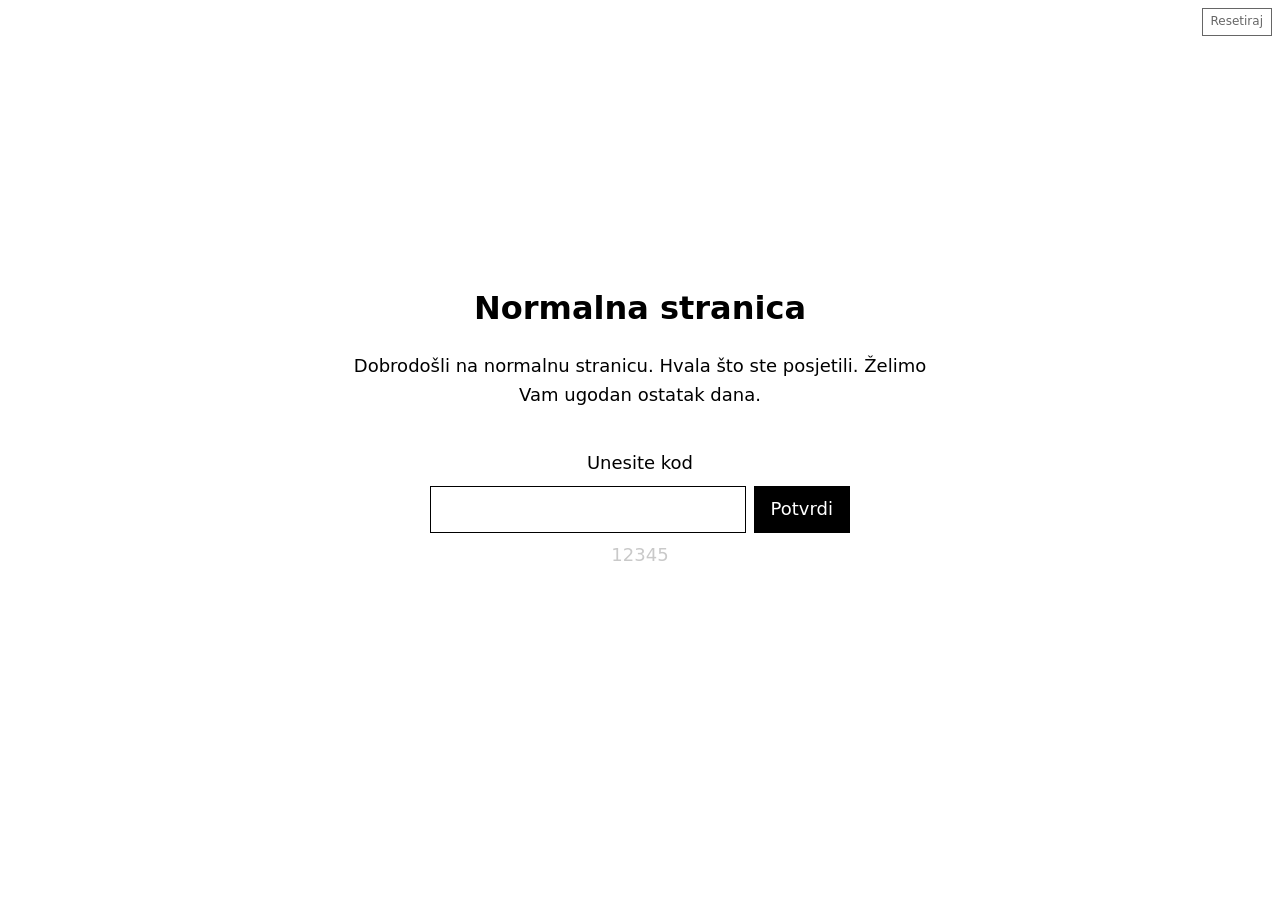
<file: index.html>
<!doctype html>
<html lang="hr">
<head>
<meta charset="utf-8">
<meta name="viewport" content="width=device-width, initial-scale=1">
<title>Normalna stranica</title>
<link rel="stylesheet" href="style.css">
</head>
<body>
<div id="app"></div>
<noscript><main><h1>Normalna stranica</h1><p>Za ovu stranicu potreban je JavaScript.</p></main></noscript>
<script src="app.js"></script>
</body>
</html>
</file>
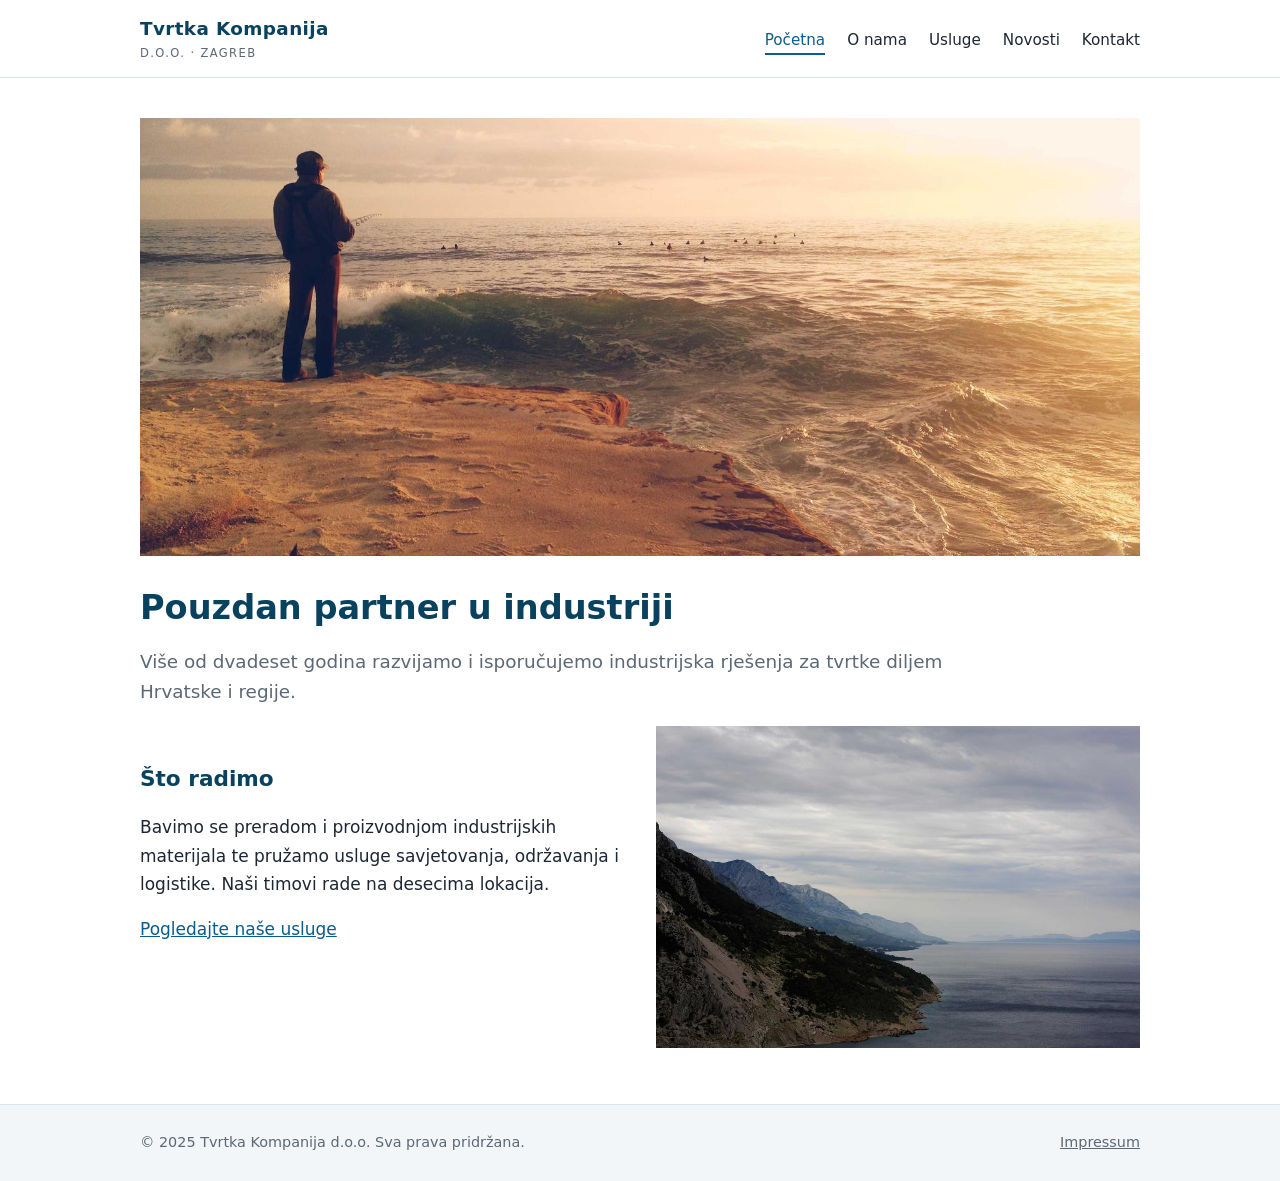
<file: tvrtkakompanija/index.html>
<!doctype html>
<html lang="hr">
<head>
<meta charset="utf-8">
<meta name="viewport" content="width=device-width, initial-scale=1">
<title>Početna | Tvrtka Kompanija d.o.o.</title>
<link rel="stylesheet" href="site.css">
</head>
<body>
<header class="top"><div class="wrap">
  <a class="logo" href="index.html">Tvrtka Kompanija<small>d.o.o. &middot; Zagreb</small></a>
  <nav><a href="index.html" class="on">Početna</a><a href="o-nama.html">O nama</a><a href="usluge.html">Usluge</a><a href="novosti.html">Novosti</a><a href="kontakt.html">Kontakt</a></nav>
</div></header>
<main><div class="wrap">

<div class="hero"><img src="slike/slika-1.jpg" alt="Pogled na naše postrojenje" width="1600" height="700"></div>
<h1>Pouzdan partner u industriji</h1>
<p class="lead">Više od dvadeset godina razvijamo i isporučujemo industrijska rješenja za tvrtke diljem Hrvatske i regije.</p>
<div class="cols">
  <div>
    <h2>Što radimo</h2>
    <p>Bavimo se preradom i proizvodnjom industrijskih materijala te pružamo usluge savjetovanja, održavanja i logistike. Naši timovi rade na desecima lokacija.</p>
    <p><a href="usluge.html">Pogledajte naše usluge</a></p>
  </div>
  <figure class="fig"><img src="slike/ured-1.jpg" alt="Naš ured u Zagrebu" width="900" height="600"></figure>
</div>

</div></main>
<footer class="bottom"><div class="wrap">
  <span>&copy; 2025 Tvrtka Kompanija d.o.o. Sva prava pridržana.</span>
  <span><a href="impressum.html">Impressum</a></span>
</div></footer>
</body>
</html>
</file>
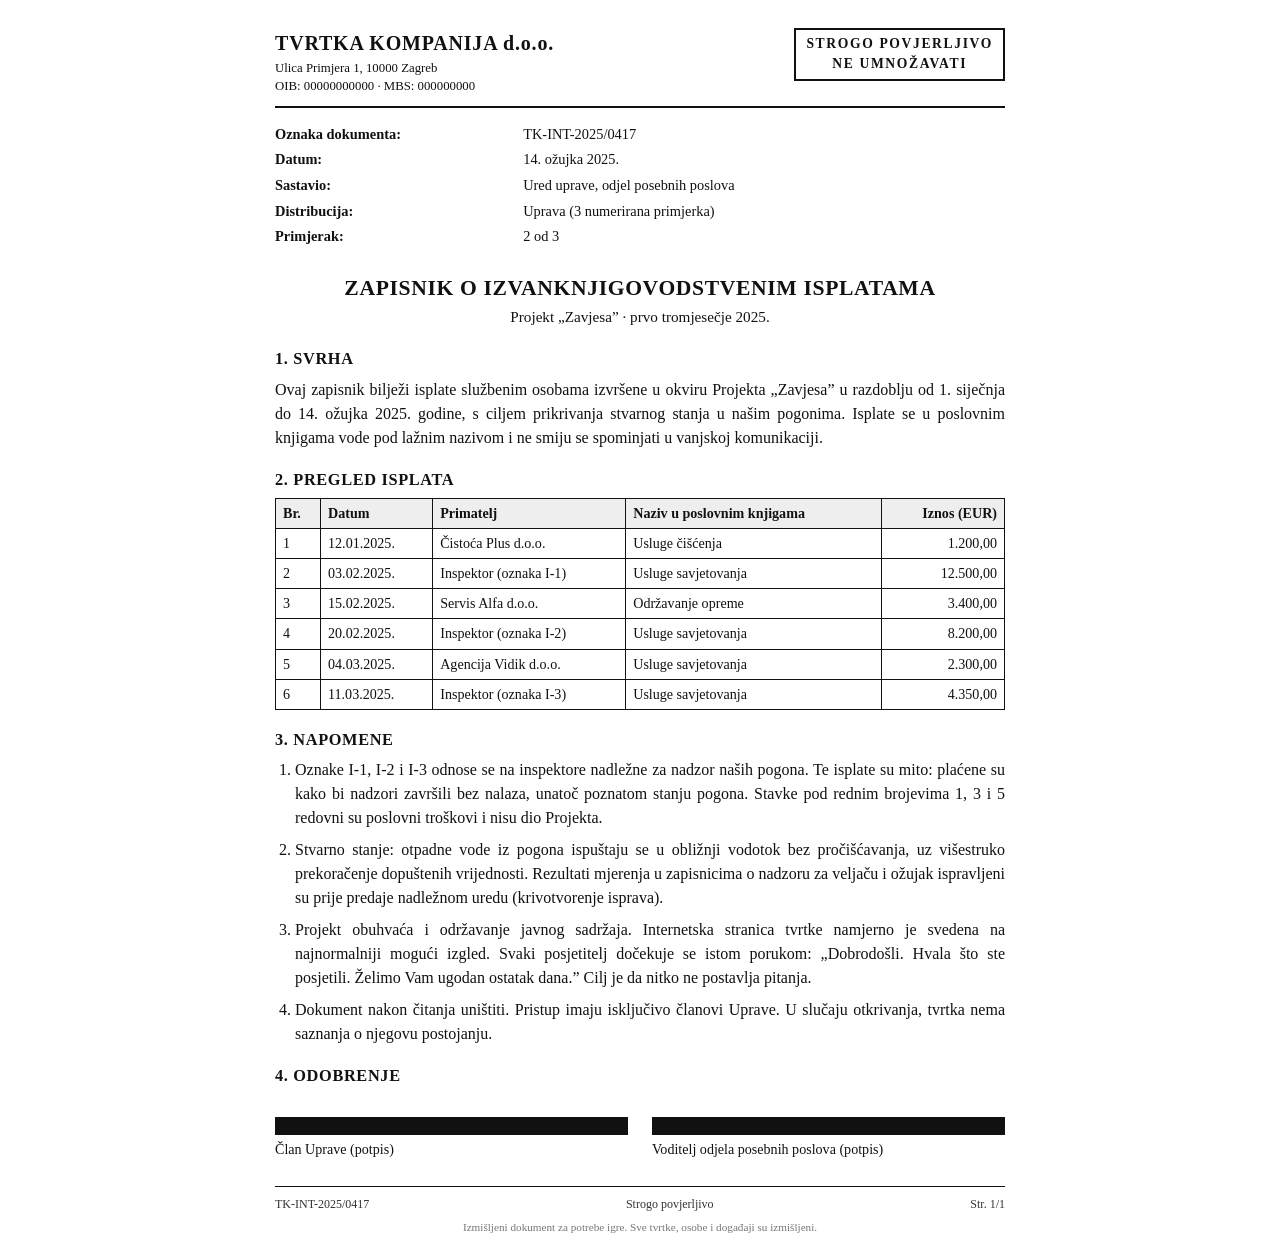
<file: dokument.html>
<!doctype html>
<html lang="hr">
<head>
<meta charset="utf-8">
<meta name="viewport" content="width=device-width, initial-scale=1">
<title>TK-INT-2025/0417 – Zapisnik o izvanknjigovodstvenim isplatama</title>
<style>
  @page { size: A4; margin: 16mm 16mm 18mm; }

  * { box-sizing: border-box; }

  html, body { margin: 0; background: #fff; color: #111; }

  body {
    font-family: "Times New Roman", Times, Georgia, serif;
    font-size: 16px;
    line-height: 1.5;
  }

  .page { max-width: 794px; margin: 0 auto; padding: 28px 32px 24px; }

  .head { display: flex; justify-content: space-between; align-items: flex-start; gap: 16px; border-bottom: 2px solid #111; padding-bottom: 10px; }
  .company { font-weight: 700; font-size: 1.25em; letter-spacing: .04em; }
  .addr { font-size: .8em; line-height: 1.4; margin-top: 2px; }
  .stamp { border: 2px solid #111; padding: 4px 10px; font-weight: 700; letter-spacing: .12em; font-size: .85em; text-align: center; white-space: nowrap; }

  table { border-collapse: collapse; width: 100%; }

  .meta { margin: 14px 0 6px; font-size: .9em; }
  .meta td { padding: 2px 0; vertical-align: top; }
  .meta td:first-child { width: 34%; font-weight: 700; }

  h1 { font-size: 1.35em; text-align: center; margin: 22px 0 2px; letter-spacing: .03em; }
  .sub { text-align: center; margin: 0 0 18px; font-size: .95em; }

  h2 { font-size: 1.02em; margin: 18px 0 6px; text-transform: uppercase; letter-spacing: .04em; }
  p { margin: 0 0 8px; text-align: justify; }

  .scroll { overflow-x: auto; }
  .pay { font-size: .88em; min-width: 520px; }
  .pay th, .pay td { border: 1px solid #111; padding: 4px 7px; text-align: left; vertical-align: top; }
  .pay th { background: #eee; }
  .pay td.n, .pay th.n { text-align: right; white-space: nowrap; }

  ol.notes { margin: 0; padding-left: 20px; }
  ol.notes li { margin-bottom: 8px; text-align: justify; }

  .sign { display: flex; gap: 24px; margin-top: 28px; }
  .sign div { flex: 1; font-size: .88em; }
  .redact { display: block; height: 1.3em; background: #111; margin-bottom: 4px; }

  .foot { margin-top: 26px; padding-top: 8px; border-top: 1px solid #111; display: flex; justify-content: space-between; gap: 12px; font-size: .75em; color: #333; }
  .fiction { margin-top: 6px; font-size: .7em; color: #777; text-align: center; }

  @media (max-width: 560px) {
    body { font-size: 15px; }
    .page { padding: 18px 14px; }
    .head { flex-direction: column; }
    .sign { flex-direction: column; }
  }

  @media print {
    body { font-size: 9.5pt; line-height: 1.4; }
    .page { max-width: none; padding: 0; }
    h1 { margin-top: 14px; }
    h2 { margin-top: 12px; }
    .sign { margin-top: 18px; }
    .scroll { overflow: visible; }
    .pay { min-width: 0; }
  }
</style>
</head>
<body>
<div class="page">

  <div class="head">
    <div>
      <div class="company">TVRTKA KOMPANIJA d.o.o.</div>
      <div class="addr">Ulica Primjera 1, 10000 Zagreb<br>OIB: 00000000000 &middot; MBS: 000000000</div>
    </div>
    <div class="stamp">STROGO POVJERLJIVO<br>NE UMNOŽAVATI</div>
  </div>

  <table class="meta">
    <tr><td>Oznaka dokumenta:</td><td>TK-INT-2025/0417</td></tr>
    <tr><td>Datum:</td><td>14. ožujka 2025.</td></tr>
    <tr><td>Sastavio:</td><td>Ured uprave, odjel posebnih poslova</td></tr>
    <tr><td>Distribucija:</td><td>Uprava (3 numerirana primjerka)</td></tr>
    <tr><td>Primjerak:</td><td>2 od 3</td></tr>
  </table>

  <h1>ZAPISNIK O IZVANKNJIGOVODSTVENIM ISPLATAMA</h1>
  <p class="sub">Projekt „Zavjesa” &middot; prvo tromjesečje 2025.</p>

  <h2>1. Svrha</h2>
  <p>Ovaj zapisnik bilježi isplate službenim osobama izvršene u okviru Projekta „Zavjesa” u razdoblju od 1. siječnja do 14. ožujka 2025. godine, s ciljem prikrivanja stvarnog stanja u našim pogonima. Isplate se u poslovnim knjigama vode pod lažnim nazivom i ne smiju se spominjati u vanjskoj komunikaciji.</p>

  <h2>2. Pregled isplata</h2>
  <div class="scroll">
    <table class="pay">
      <thead>
        <tr><th>Br.</th><th>Datum</th><th>Primatelj</th><th>Naziv u poslovnim knjigama</th><th class="n">Iznos (EUR)</th></tr>
      </thead>
      <tbody>
        <tr><td>1</td><td>12.01.2025.</td><td>Čistoća Plus d.o.o.</td><td>Usluge čišćenja</td><td class="n">1.200,00</td></tr>
        <tr><td>2</td><td>03.02.2025.</td><td>Inspektor (oznaka I-1)</td><td>Usluge savjetovanja</td><td class="n">12.500,00</td></tr>
        <tr><td>3</td><td>15.02.2025.</td><td>Servis Alfa d.o.o.</td><td>Održavanje opreme</td><td class="n">3.400,00</td></tr>
        <tr><td>4</td><td>20.02.2025.</td><td>Inspektor (oznaka I-2)</td><td>Usluge savjetovanja</td><td class="n">8.200,00</td></tr>
        <tr><td>5</td><td>04.03.2025.</td><td>Agencija Vidik d.o.o.</td><td>Usluge savjetovanja</td><td class="n">2.300,00</td></tr>
        <tr><td>6</td><td>11.03.2025.</td><td>Inspektor (oznaka I-3)</td><td>Usluge savjetovanja</td><td class="n">4.350,00</td></tr>
      </tbody>
    </table>
  </div>

  <h2>3. Napomene</h2>
  <ol class="notes">
    <li>Oznake I-1, I-2 i I-3 odnose se na inspektore nadležne za nadzor naših pogona. Te isplate su mito: plaćene su kako bi nadzori završili bez nalaza, unatoč poznatom stanju pogona. Stavke pod rednim brojevima 1, 3 i 5 redovni su poslovni troškovi i nisu dio Projekta.</li>
    <li>Stvarno stanje: otpadne vode iz pogona ispuštaju se u obližnji vodotok bez pročišćavanja, uz višestruko prekoračenje dopuštenih vrijednosti. Rezultati mjerenja u zapisnicima o nadzoru za veljaču i ožujak ispravljeni su prije predaje nadležnom uredu (krivotvorenje isprava).</li>
    <li>Projekt obuhvaća i održavanje javnog sadržaja. Internetska stranica tvrtke namjerno je svedena na najnormalniji mogući izgled. Svaki posjetitelj dočekuje se istom porukom: „Dobrodošli. Hvala što ste posjetili. Želimo Vam ugodan ostatak dana.” Cilj je da nitko ne postavlja pitanja.</li>
    <li>Dokument nakon čitanja uništiti. Pristup imaju isključivo članovi Uprave. U slučaju otkrivanja, tvrtka nema saznanja o njegovu postojanju.</li>
  </ol>

  <h2>4. Odobrenje</h2>
  <div class="sign">
    <div><span class="redact"></span>Član Uprave (potpis)</div>
    <div><span class="redact"></span>Voditelj odjela posebnih poslova (potpis)</div>
  </div>

  <div class="foot">
    <span>TK-INT-2025/0417</span>
    <span>Strogo povjerljivo</span>
    <span>Str. 1/1</span>
  </div>
  <div class="fiction">Izmišljeni dokument za potrebe igre. Sve tvrtke, osobe i događaji su izmišljeni.</div>

</div>
<script>
  // Tell the embedding page how tall the document is, so it can show it without an inner scrollbar.
  function reportHeight() {
    if (window.parent !== window) {
      window.parent.postMessage({ type: 'doc-height', height: document.documentElement.scrollHeight }, '*');
    }
  }
  window.addEventListener('load', reportHeight);
  window.addEventListener('resize', reportHeight);
</script>
</body>
</html>
</file>
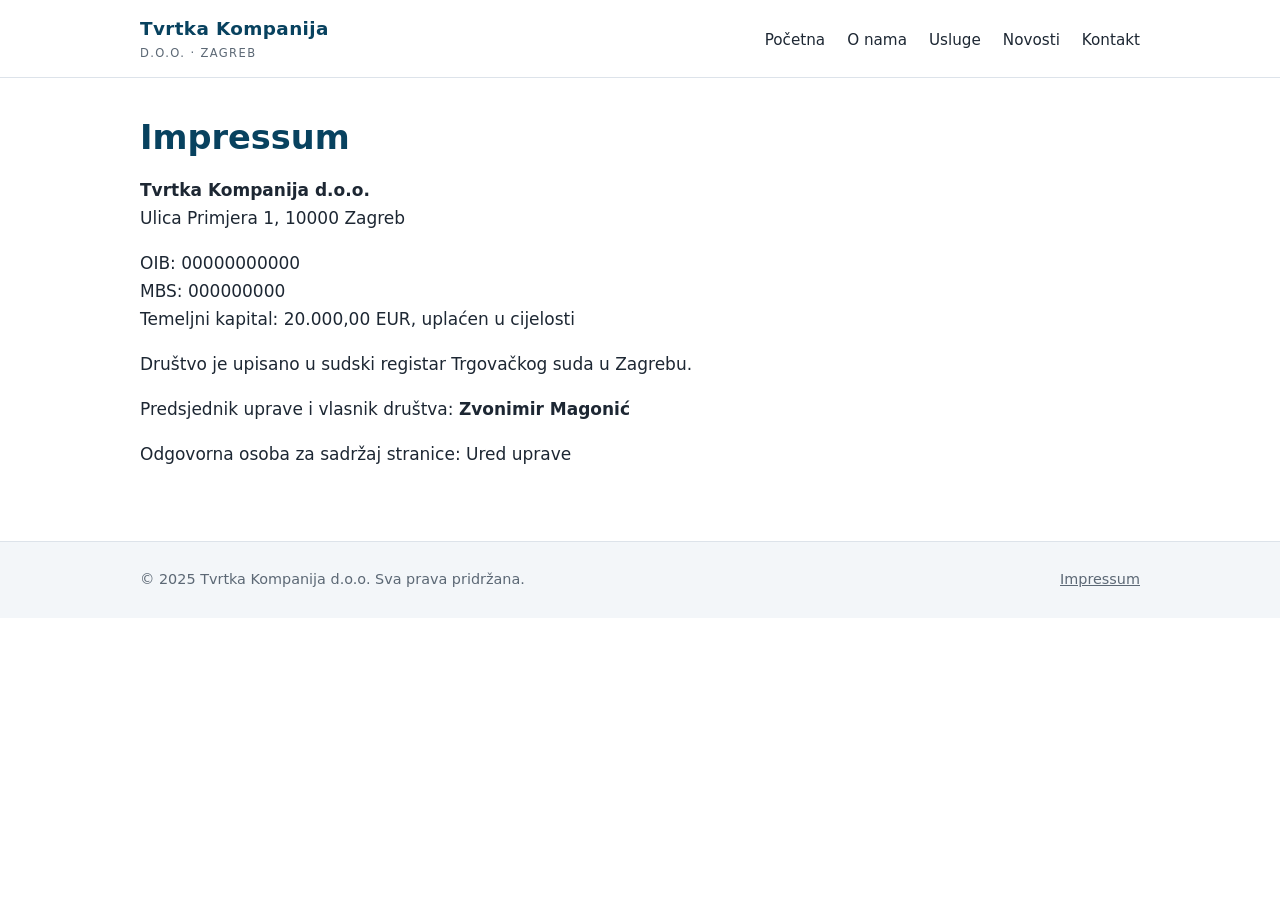
<file: tvrtkakompanija/impressum.html>
<!doctype html>
<html lang="hr">
<head>
<meta charset="utf-8">
<meta name="viewport" content="width=device-width, initial-scale=1">
<title>Impressum | Tvrtka Kompanija d.o.o.</title>
<link rel="stylesheet" href="site.css">
</head>
<body>
<header class="top"><div class="wrap">
  <a class="logo" href="index.html">Tvrtka Kompanija<small>d.o.o. &middot; Zagreb</small></a>
  <nav><a href="index.html">Početna</a><a href="o-nama.html">O nama</a><a href="usluge.html">Usluge</a><a href="novosti.html">Novosti</a><a href="kontakt.html">Kontakt</a></nav>
</div></header>
<main><div class="wrap">

<h1>Impressum</h1>
<p><b>Tvrtka Kompanija d.o.o.</b><br>Ulica Primjera 1, 10000 Zagreb</p>
<p>OIB: 00000000000<br>MBS: 000000000<br>Temeljni kapital: 20.000,00 EUR, uplaćen u cijelosti</p>
<p>Društvo je upisano u sudski registar Trgovačkog suda u Zagrebu.</p>
<p>Predsjednik uprave i vlasnik društva: <b>Zvonimir Magonić</b></p>
<p>Odgovorna osoba za sadržaj stranice: Ured uprave</p>

</div></main>
<footer class="bottom"><div class="wrap">
  <span>&copy; 2025 Tvrtka Kompanija d.o.o. Sva prava pridržana.</span>
  <span><a href="impressum.html">Impressum</a></span>
</div></footer>
</body>
</html>
</file>
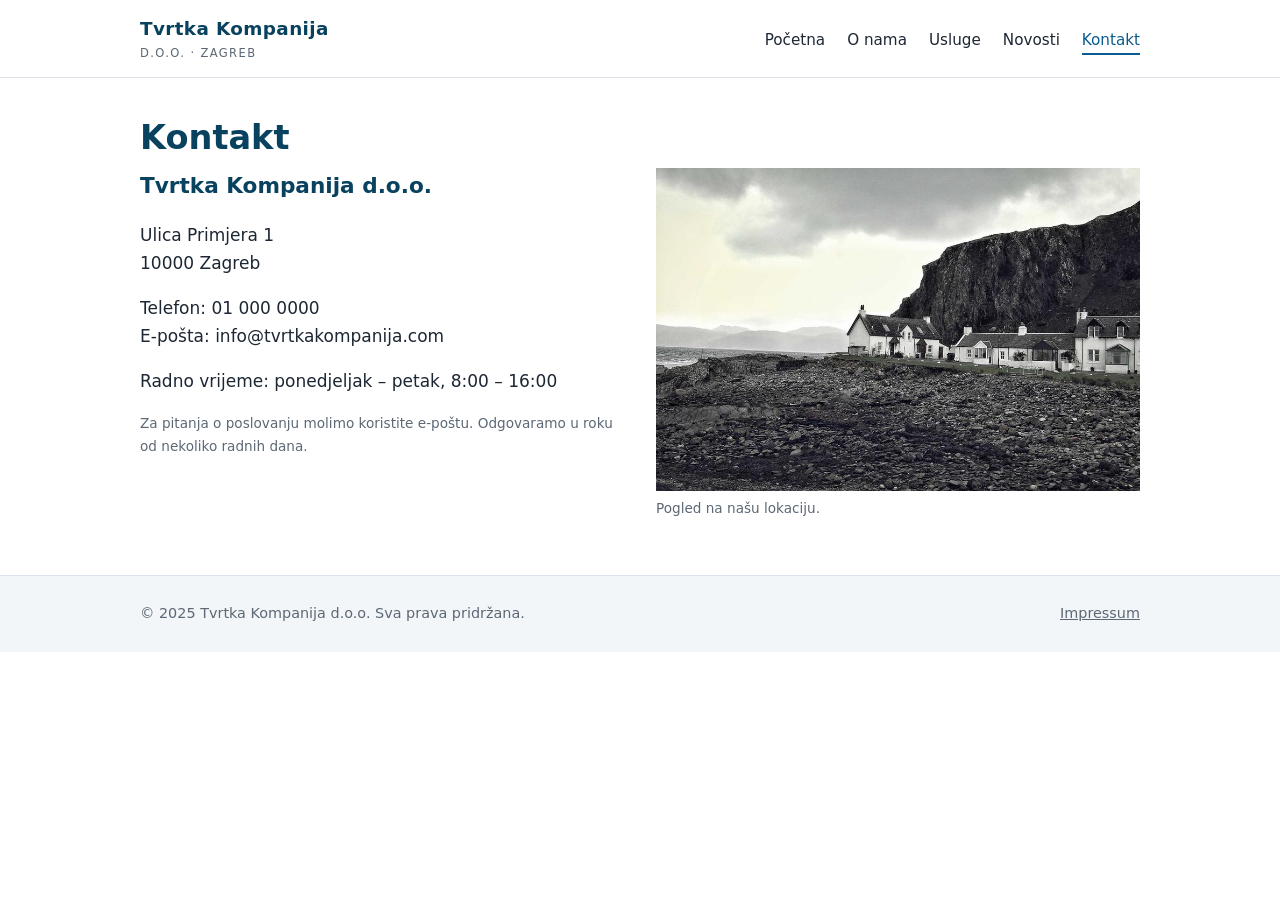
<file: tvrtkakompanija/kontakt.html>
<!doctype html>
<html lang="hr">
<head>
<meta charset="utf-8">
<meta name="viewport" content="width=device-width, initial-scale=1">
<title>Kontakt | Tvrtka Kompanija d.o.o.</title>
<link rel="stylesheet" href="site.css">
</head>
<body>
<header class="top"><div class="wrap">
  <a class="logo" href="index.html">Tvrtka Kompanija<small>d.o.o. &middot; Zagreb</small></a>
  <nav><a href="index.html">Početna</a><a href="o-nama.html">O nama</a><a href="usluge.html">Usluge</a><a href="novosti.html">Novosti</a><a href="kontakt.html" class="on">Kontakt</a></nav>
</div></header>
<main><div class="wrap">

<h1>Kontakt</h1>
<div class="cols">
  <div>
    <h2 style="margin-top:0">Tvrtka Kompanija d.o.o.</h2>
    <p>Ulica Primjera 1<br>10000 Zagreb</p>
    <p>Telefon: 01 000 0000<br>E-pošta: info@tvrtkakompanija.com</p>
    <p>Radno vrijeme: ponedjeljak – petak, 8:00 – 16:00</p>
    <p class="date">Za pitanja o poslovanju molimo koristite e-poštu. Odgovaramo u roku od nekoliko radnih dana.</p>
  </div>
  <figure class="fig"><img src="slike/slika-5.jpg" alt="Naša lokacija" width="900" height="600"><figcaption>Pogled na našu lokaciju.</figcaption></figure>
</div>

</div></main>
<footer class="bottom"><div class="wrap">
  <span>&copy; 2025 Tvrtka Kompanija d.o.o. Sva prava pridržana.</span>
  <span><a href="impressum.html">Impressum</a></span>
</div></footer>
</body>
</html>
</file>
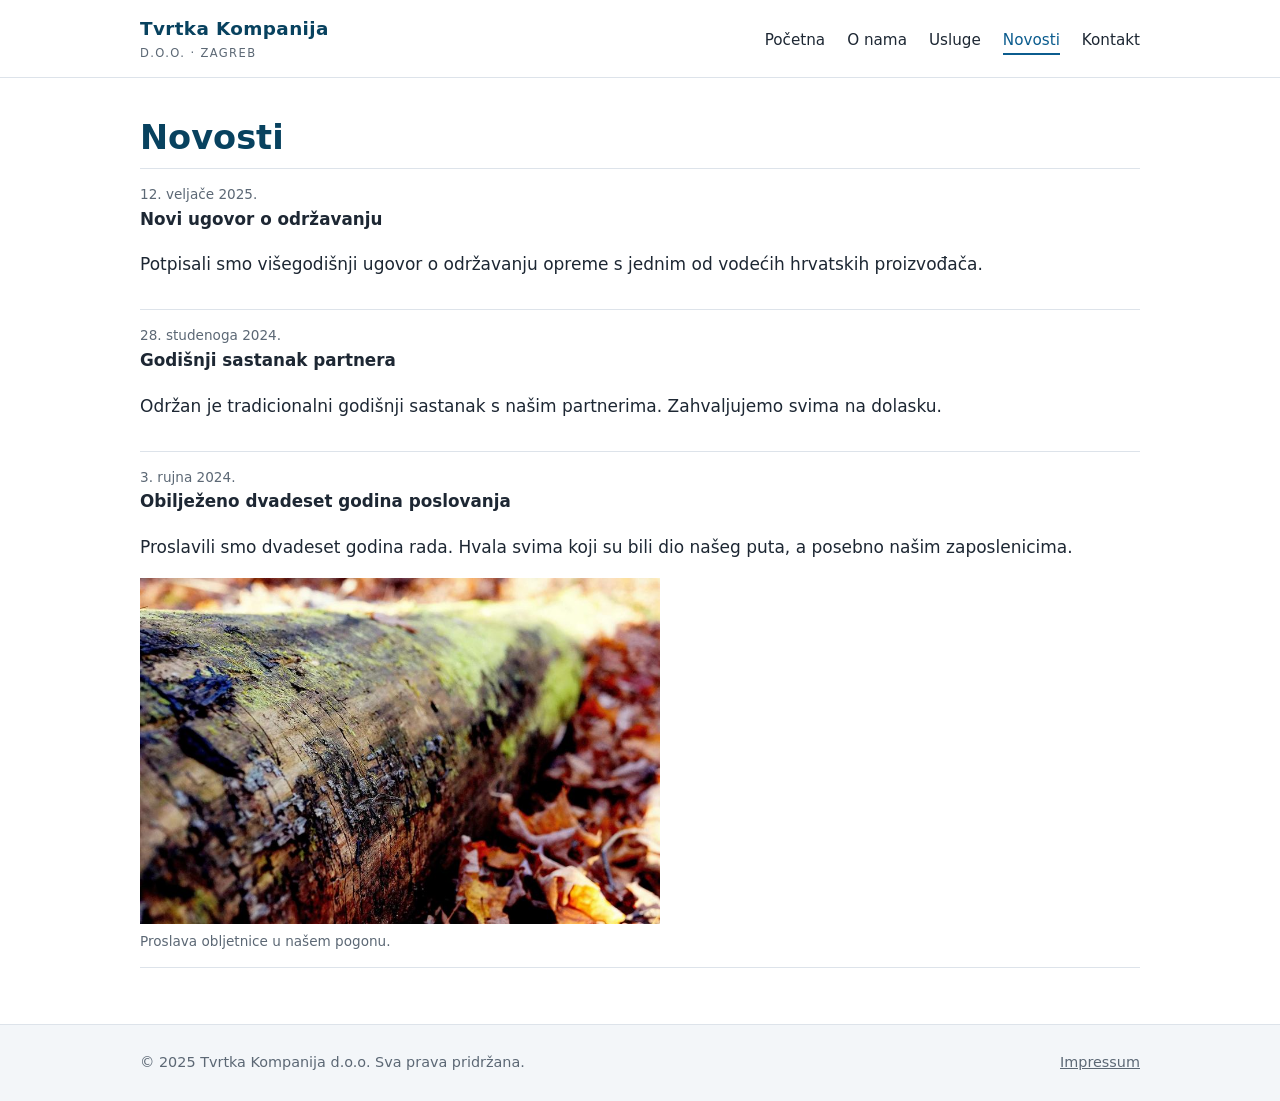
<file: tvrtkakompanija/novosti.html>
<!doctype html>
<html lang="hr">
<head>
<meta charset="utf-8">
<meta name="viewport" content="width=device-width, initial-scale=1">
<title>Novosti | Tvrtka Kompanija d.o.o.</title>
<link rel="stylesheet" href="site.css">
</head>
<body>
<header class="top"><div class="wrap">
  <a class="logo" href="index.html">Tvrtka Kompanija<small>d.o.o. &middot; Zagreb</small></a>
  <nav><a href="index.html">Početna</a><a href="o-nama.html">O nama</a><a href="usluge.html">Usluge</a><a href="novosti.html" class="on">Novosti</a><a href="kontakt.html">Kontakt</a></nav>
</div></header>
<main><div class="wrap">

<h1>Novosti</h1>
<ul class="list">
  <li><div class="date">12. veljače 2025.</div><h3>Novi ugovor o održavanju</h3><p>Potpisali smo višegodišnji ugovor o održavanju opreme s jednim od vodećih hrvatskih proizvođača.</p></li>
  <li><div class="date">28. studenoga 2024.</div><h3>Godišnji sastanak partnera</h3><p>Održan je tradicionalni godišnji sastanak s našim partnerima. Zahvaljujemo svima na dolasku.</p></li>
  <li>
    <div class="date">3. rujna 2024.</div><h3>Obilježeno dvadeset godina poslovanja</h3>
    <p>Proslavili smo dvadeset godina rada. Hvala svima koji su bili dio našeg puta, a posebno našim zaposlenicima.</p>
    <figure class="fig"><img src="slike/slika-4.jpg" alt="Proslava obljetnice" width="900" height="600" style="max-width:520px"><figcaption>Proslava obljetnice u našem pogonu.</figcaption></figure>
  </li>
</ul>

</div></main>
<footer class="bottom"><div class="wrap">
  <span>&copy; 2025 Tvrtka Kompanija d.o.o. Sva prava pridržana.</span>
  <span><a href="impressum.html">Impressum</a></span>
</div></footer>
</body>
</html>
</file>
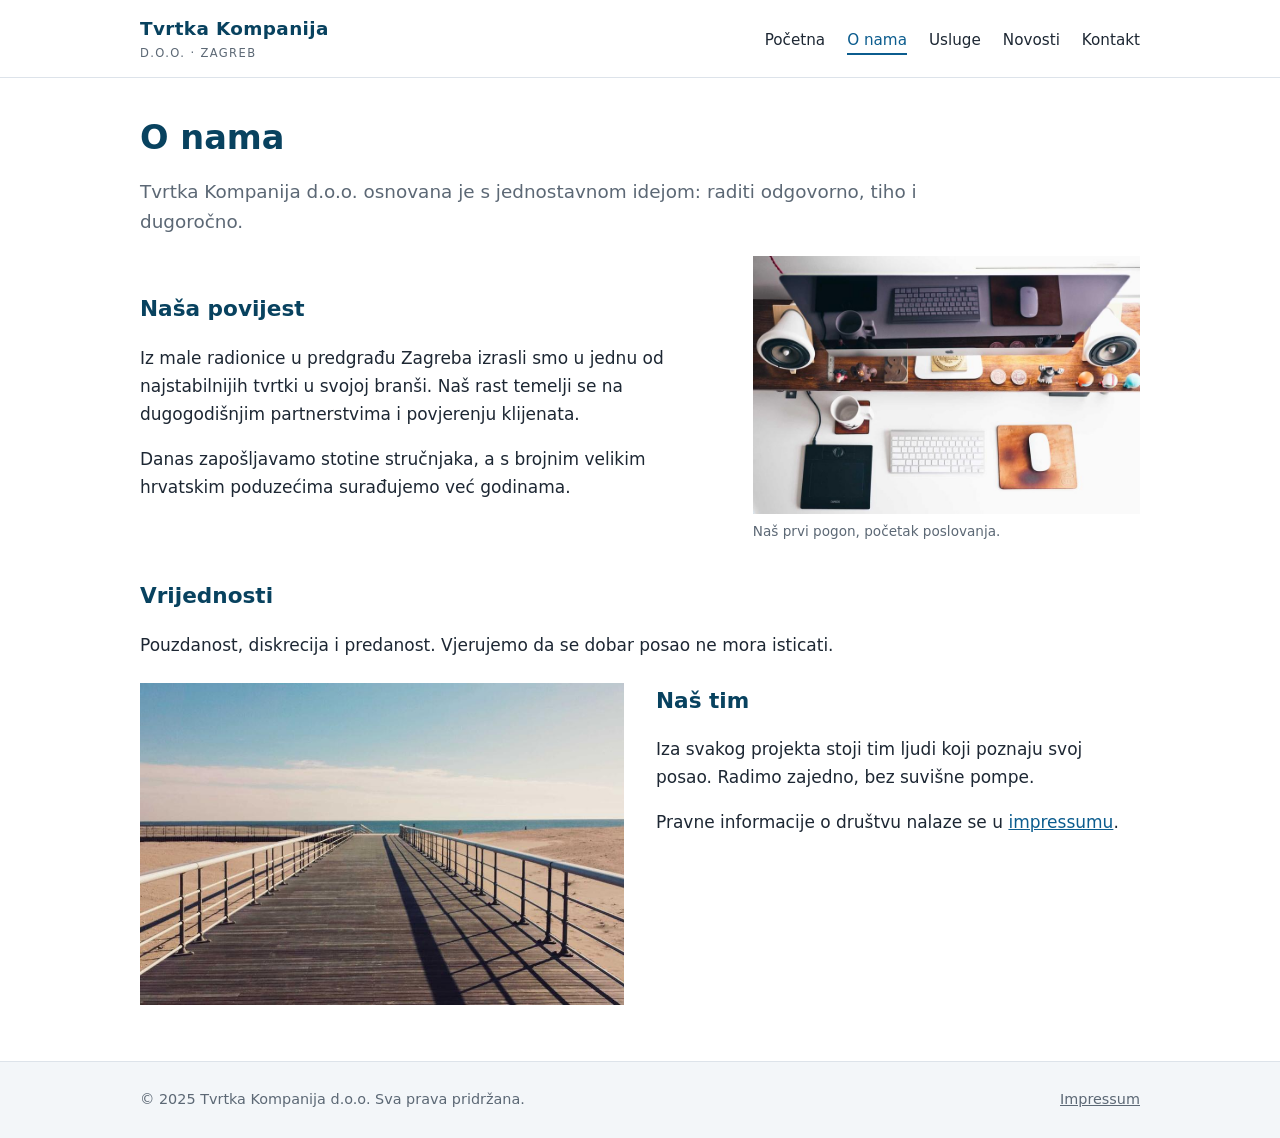
<file: tvrtkakompanija/o-nama.html>
<!doctype html>
<html lang="hr">
<head>
<meta charset="utf-8">
<meta name="viewport" content="width=device-width, initial-scale=1">
<title>O nama | Tvrtka Kompanija d.o.o.</title>
<link rel="stylesheet" href="site.css">
</head>
<body>
<header class="top"><div class="wrap">
  <a class="logo" href="index.html">Tvrtka Kompanija<small>d.o.o. &middot; Zagreb</small></a>
  <nav><a href="index.html">Početna</a><a href="o-nama.html" class="on">O nama</a><a href="usluge.html">Usluge</a><a href="novosti.html">Novosti</a><a href="kontakt.html">Kontakt</a></nav>
</div></header>
<main><div class="wrap">

<h1>O nama</h1>
<p class="lead">Tvrtka Kompanija d.o.o. osnovana je s jednostavnom idejom: raditi odgovorno, tiho i dugoročno.</p>
<div class="cols wide-left">
  <div>
    <h2>Naša povijest</h2>
    <p>Iz male radionice u predgrađu Zagreba izrasli smo u jednu od najstabilnijih tvrtki u svojoj branši. Naš rast temelji se na dugogodišnjim partnerstvima i povjerenju klijenata.</p>
    <p>Danas zapošljavamo stotine stručnjaka, a s brojnim velikim hrvatskim poduzećima surađujemo već godinama.</p>
  </div>
  <figure class="fig"><img src="slike/slika-2.jpg" alt="Naš prvi pogon" width="900" height="600"><figcaption>Naš prvi pogon, početak poslovanja.</figcaption></figure>
</div>
<h2>Vrijednosti</h2>
<p>Pouzdanost, diskrecija i predanost. Vjerujemo da se dobar posao ne mora isticati.</p>
<div class="cols" style="margin-top:24px">
  <figure class="fig"><img src="slike/tim-1.jpg" alt="Dio našeg tima" width="900" height="600"></figure>
  <div>
    <h2 style="margin-top:0">Naš tim</h2>
    <p>Iza svakog projekta stoji tim ljudi koji poznaju svoj posao. Radimo zajedno, bez suvišne pompe.</p>
    <p>Pravne informacije o društvu nalaze se u <a href="impressum.html">impressumu</a>.</p>
  </div>
</div>

</div></main>
<footer class="bottom"><div class="wrap">
  <span>&copy; 2025 Tvrtka Kompanija d.o.o. Sva prava pridržana.</span>
  <span><a href="impressum.html">Impressum</a></span>
</div></footer>
</body>
</html>
</file>
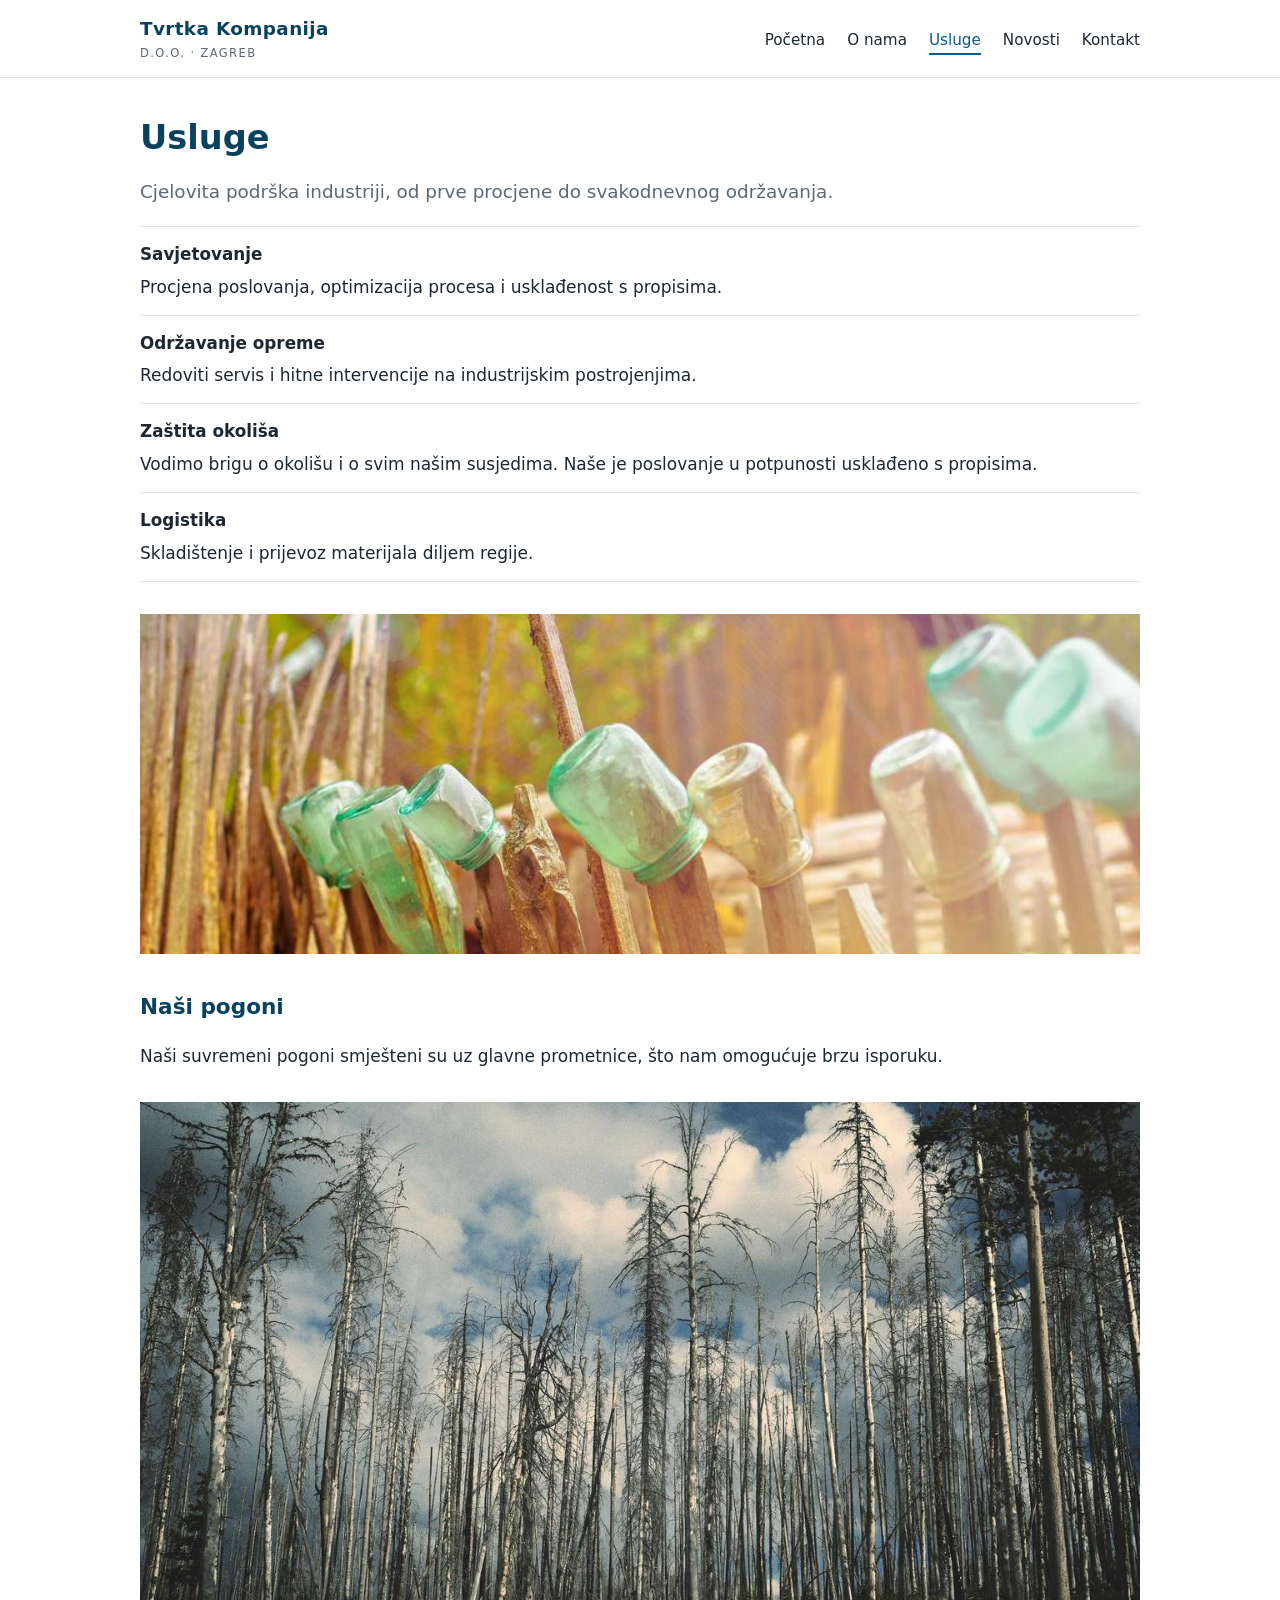
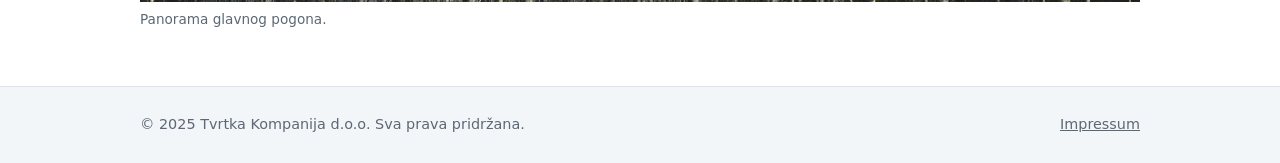
<file: tvrtkakompanija/usluge.html>
<!doctype html>
<html lang="hr">
<head>
<meta charset="utf-8">
<meta name="viewport" content="width=device-width, initial-scale=1">
<title>Usluge | Tvrtka Kompanija d.o.o.</title>
<link rel="stylesheet" href="site.css">
</head>
<body>
<header class="top"><div class="wrap">
  <a class="logo" href="index.html">Tvrtka Kompanija<small>d.o.o. &middot; Zagreb</small></a>
  <nav><a href="index.html">Početna</a><a href="o-nama.html">O nama</a><a href="usluge.html" class="on">Usluge</a><a href="novosti.html">Novosti</a><a href="kontakt.html">Kontakt</a></nav>
</div></header>
<main><div class="wrap">

<h1>Usluge</h1>
<p class="lead">Cjelovita podrška industriji, od prve procjene do svakodnevnog održavanja.</p>
<ul class="list">
  <li><h3>Savjetovanje</h3>Procjena poslovanja, optimizacija procesa i usklađenost s propisima.</li>
  <li><h3>Održavanje opreme</h3>Redoviti servis i hitne intervencije na industrijskim postrojenjima.</li>
  <li><h3>Zaštita okoliša</h3>Vodimo brigu o okolišu i o svim našim susjedima. Naše je poslovanje u potpunosti usklađeno s propisima.</li>
  <li><h3>Logistika</h3>Skladištenje i prijevoz materijala diljem regije.</li>
</ul>
<figure class="fig banner"><img src="slike/ured-2.jpg" alt="Tim na terenu" width="900" height="600" style="max-height:340px;width:100%;object-fit:cover"></figure>
<h2>Naši pogoni</h2>
<p>Naši suvremeni pogoni smješteni su uz glavne prometnice, što nam omogućuje brzu isporuku.</p>
<figure class="fig banner"><img src="slike/slika-3.jpg" alt="Panorama našeg pogona" width="1200" height="600"><figcaption>Panorama glavnog pogona.</figcaption></figure>

</div></main>
<footer class="bottom"><div class="wrap">
  <span>&copy; 2025 Tvrtka Kompanija d.o.o. Sva prava pridržana.</span>
  <span><a href="impressum.html">Impressum</a></span>
</div></footer>
</body>
</html>
</file>
<file: style.css>
:root {
  --bg: #fff;
  --fg: #000;
  --faint: #c9c9c9;
  --muted: #666;
  --accent: #1a4fd6;
}

* { box-sizing: border-box; }

html, body {
  margin: 0;
  background: var(--bg);
  color: var(--fg);
}

body {
  font-family: system-ui, -apple-system, "Segoe UI", Roboto, Helvetica, Arial, sans-serif;
  font-size: 18px;
  line-height: 1.6;
}

main {
  max-width: 640px;
  min-height: 100vh;
  min-height: 100dvh;
  margin: 0 auto;
  padding: 40px 20px;
  display: flex;
  flex-direction: column;
  justify-content: center;
  align-items: center;
  text-align: center;
}

main > * { max-width: 100%; }

/* Pages with the command prompt docked at the bottom centre their content in the space above it. */
main.has-term { padding-bottom: calc(max(32vh, 170px) + 20px); }

form { width: 100%; max-width: 420px; }

h1 {
  font-size: 2rem;
  line-height: 1.2;
  margin: 0 0 1.5rem;
}

p { margin: 0 0 1rem; }

label {
  display: block;
  margin: 1.5rem 0 .5rem;
}

.row {
  display: flex;
  gap: .5rem;
  flex-wrap: wrap;
  justify-content: center;
}

input[type="text"] {
  font: inherit;
  flex: 1 1 220px;
  max-width: 320px;
  padding: .5rem .6rem;
  border: 1px solid var(--fg);
  border-radius: 0;
  background: var(--bg);
  color: var(--fg);
}

button {
  font: inherit;
  padding: .5rem 1rem;
  border: 1px solid var(--fg);
  border-radius: 0;
  background: var(--fg);
  color: var(--bg);
  cursor: pointer;
}

input:focus-visible, button:focus-visible, a:focus-visible {
  outline: 2px solid var(--fg);
  outline-offset: 2px;
}

a { color: var(--fg); }

/* Testing helper: reset progress. */
#reset {
  position: fixed;
  top: 8px;
  right: 8px;
  z-index: 10;
  padding: .2rem .5rem;
  font-size: 12px;
  background: var(--bg);
  color: var(--muted);
  border: 1px solid var(--muted);
}

/* Level 1: the code, barely there. */
.faint {
  color: var(--faint);
  margin: .5rem 0 0;
}

/* Level 2: same colour as the page, visible only when selected. */
.invisible {
  color: var(--bg);
  margin: 0 0 1rem;
  letter-spacing: .1em;
}

/* Level 3: the highlighted letters. */
.m { color: var(--accent); }

.msg {
  min-height: 1.6em;
  margin: .75rem 0 0;
}

.small {
  font-size: .9rem;
  color: var(--muted);
}

/* Level 4: the document exhibit. */
.doc-frame {
  display: block;
  width: 100%;
  height: 900px;
  border: 1px solid var(--fg);
  background: #fff;
  margin: 0 0 .75rem;
}

main.wide { max-width: 860px; }

/* Cutscene: loading interface. */
.boot p { margin: 0 0 .5rem; min-height: 1.6em; }
.bar {
  width: min(320px, 100%);
  height: 4px;
  border: 1px solid var(--fg);
  margin: 1.5rem 0 .5rem;
}
.bar i {
  display: block;
  height: 100%;
  width: 0;
  background: var(--fg);
}

/* Cutscene: command prompt docked to the bottom. */
.term {
  position: fixed;
  left: 0;
  right: 0;
  bottom: 0;
  height: 32vh;
  min-height: 170px;
  padding: 14px 20px;
  background: #000;
  color: #fff;
  font-family: ui-monospace, Consolas, "Courier New", monospace;
  font-size: 15px;
  line-height: 1.5;
  overflow: hidden;
  transform: translateY(100%);
  transition: transform .5s ease;
}
.term.open { transform: translateY(0); }
.term p { margin: 0; white-space: pre-wrap; }
.term { overflow-y: auto; }
.term-input {
  font: inherit;
  width: min(22ch, 60%);
  padding: 0;
  border: 0;
  border-bottom: 1px solid #888;
  border-radius: 0;
  background: transparent;
  color: #fff;
  outline: none;
  caret-color: #fff;
}

/* Cutscene: read-only chat. */
/* Fixed-height scroll area with an always-visible scrollbar, so it is clear the log can be scrolled. */
.chat {
  width: 100%;
  max-width: 560px;
  height: max(30vh, 150px);
  overflow-y: scroll;
  padding-right: 12px;
  text-align: left;
  scrollbar-width: thin;
  scrollbar-color: #000 #e6e6e6;
}
.chat.idle { visibility: hidden; }
.chat::-webkit-scrollbar { width: 8px; }
.chat::-webkit-scrollbar-track { background: #e6e6e6; }
.chat::-webkit-scrollbar-thumb { background: #000; }
.chat p { margin: 0 0 .75rem; }
.chat b { font-weight: 700; }
.chat .typing { color: var(--muted); }
.chat .note { color: var(--muted); font-size: .9rem; margin-top: 1.25rem; }

/* Hack effect. */
body.invert { filter: invert(1); }
body.shake main { animation: shake .12s linear infinite; }
@keyframes shake {
  0% { transform: translate(0, 0); }
  25% { transform: translate(-6px, 2px); }
  50% { transform: translate(5px, -3px); }
  75% { transform: translate(-3px, -2px); }
  100% { transform: translate(0, 0); }
}

/* Final page. */
body.dark {
  --bg: #000;
  --fg: #fff;
  --muted: #8a8a8a;
  font-family: ui-monospace, Consolas, "Courier New", monospace;
  font-size: 17px;
}
body.dark main { max-width: 720px; }
body.dark .term { border-top: 1px solid #555; }
.term a { color: #fff; text-decoration: underline; }
body.dark p { margin: 0 0 1.25rem; }
body.dark .dim { color: var(--muted); }
.cursor::after {
  content: "";
  display: inline-block;
  width: .6em;
  height: 1.1em;
  margin-left: 2px;
  vertical-align: text-bottom;
  background: var(--fg);
  animation: blink 1s steps(1) infinite;
}
@keyframes blink { 50% { opacity: 0; } }

@media (prefers-reduced-motion: reduce) {
  .term { transition: none; }
  body.shake main, .cursor::after { animation: none; }
}
</file>
<file: tvrtkakompanija/site.css>
:root {
  --ink: #1d2733;
  --muted: #5c6875;
  --line: #dde3ea;
  --brand: #0b5c8e;
  --brand-dark: #08425f;
  --soft: #f3f6f9;
}

* { box-sizing: border-box; }

body {
  margin: 0;
  font-family: "Segoe UI", system-ui, -apple-system, Roboto, Helvetica, Arial, sans-serif;
  font-size: 17px;
  line-height: 1.65;
  color: var(--ink);
  background: #fff;
}

a { color: var(--brand); }
img { display: block; max-width: 100%; height: auto; }

.wrap { max-width: 1040px; margin: 0 auto; padding: 0 20px; }

/* Header */
header.top { border-bottom: 1px solid var(--line); background: #fff; }
header.top .wrap {
  display: flex;
  flex-wrap: wrap;
  align-items: center;
  justify-content: space-between;
  gap: 8px 24px;
  padding-top: 14px;
  padding-bottom: 14px;
}
.logo { font-weight: 700; font-size: 1.15rem; letter-spacing: .02em; color: var(--brand-dark); text-decoration: none; }
.logo small { display: block; font-weight: 400; font-size: .72rem; letter-spacing: .12em; text-transform: uppercase; color: var(--muted); }
nav a { margin-left: 22px; text-decoration: none; color: var(--ink); font-size: .95rem; padding-bottom: 4px; }
nav a:hover, nav a.on { color: var(--brand); border-bottom: 2px solid var(--brand); }

/* Content */
main { padding: 40px 0 56px; }
h1 { font-size: 2.1rem; line-height: 1.2; margin: 0 0 .6rem; color: var(--brand-dark); }
h2 { font-size: 1.35rem; margin: 2.2rem 0 .5rem; color: var(--brand-dark); }
h3 { font-size: 1.05rem; margin: 0 0 .25rem; }
.lead { font-size: 1.15rem; color: var(--muted); max-width: 46em; }
.hero { margin: 0 0 32px; }
.hero img { width: 100%; height: auto; }
.cols { display: grid; grid-template-columns: 1fr 1fr; gap: 32px; align-items: start; }
.cols.wide-left { grid-template-columns: 3fr 2fr; }
.fig { margin: 0; }
.fig figcaption { font-size: .85rem; color: var(--muted); margin-top: 6px; }
.list { list-style: none; padding: 0; margin: 0; }
.list li { padding: 14px 0; border-top: 1px solid var(--line); }
.list li:last-child { border-bottom: 1px solid var(--line); }
.date { font-size: .85rem; color: var(--muted); }
.banner { margin: 32px 0 0; }

/* Footer */
footer.bottom { background: var(--soft); border-top: 1px solid var(--line); padding: 26px 0; font-size: .9rem; color: var(--muted); }
footer.bottom .wrap { display: flex; flex-wrap: wrap; justify-content: space-between; gap: 8px 24px; }
footer.bottom a { color: var(--muted); }

@media (max-width: 720px) {
  .cols, .cols.wide-left { grid-template-columns: 1fr; }
  nav a { margin: 0 16px 0 0; }
  h1 { font-size: 1.7rem; }
}
</file>
